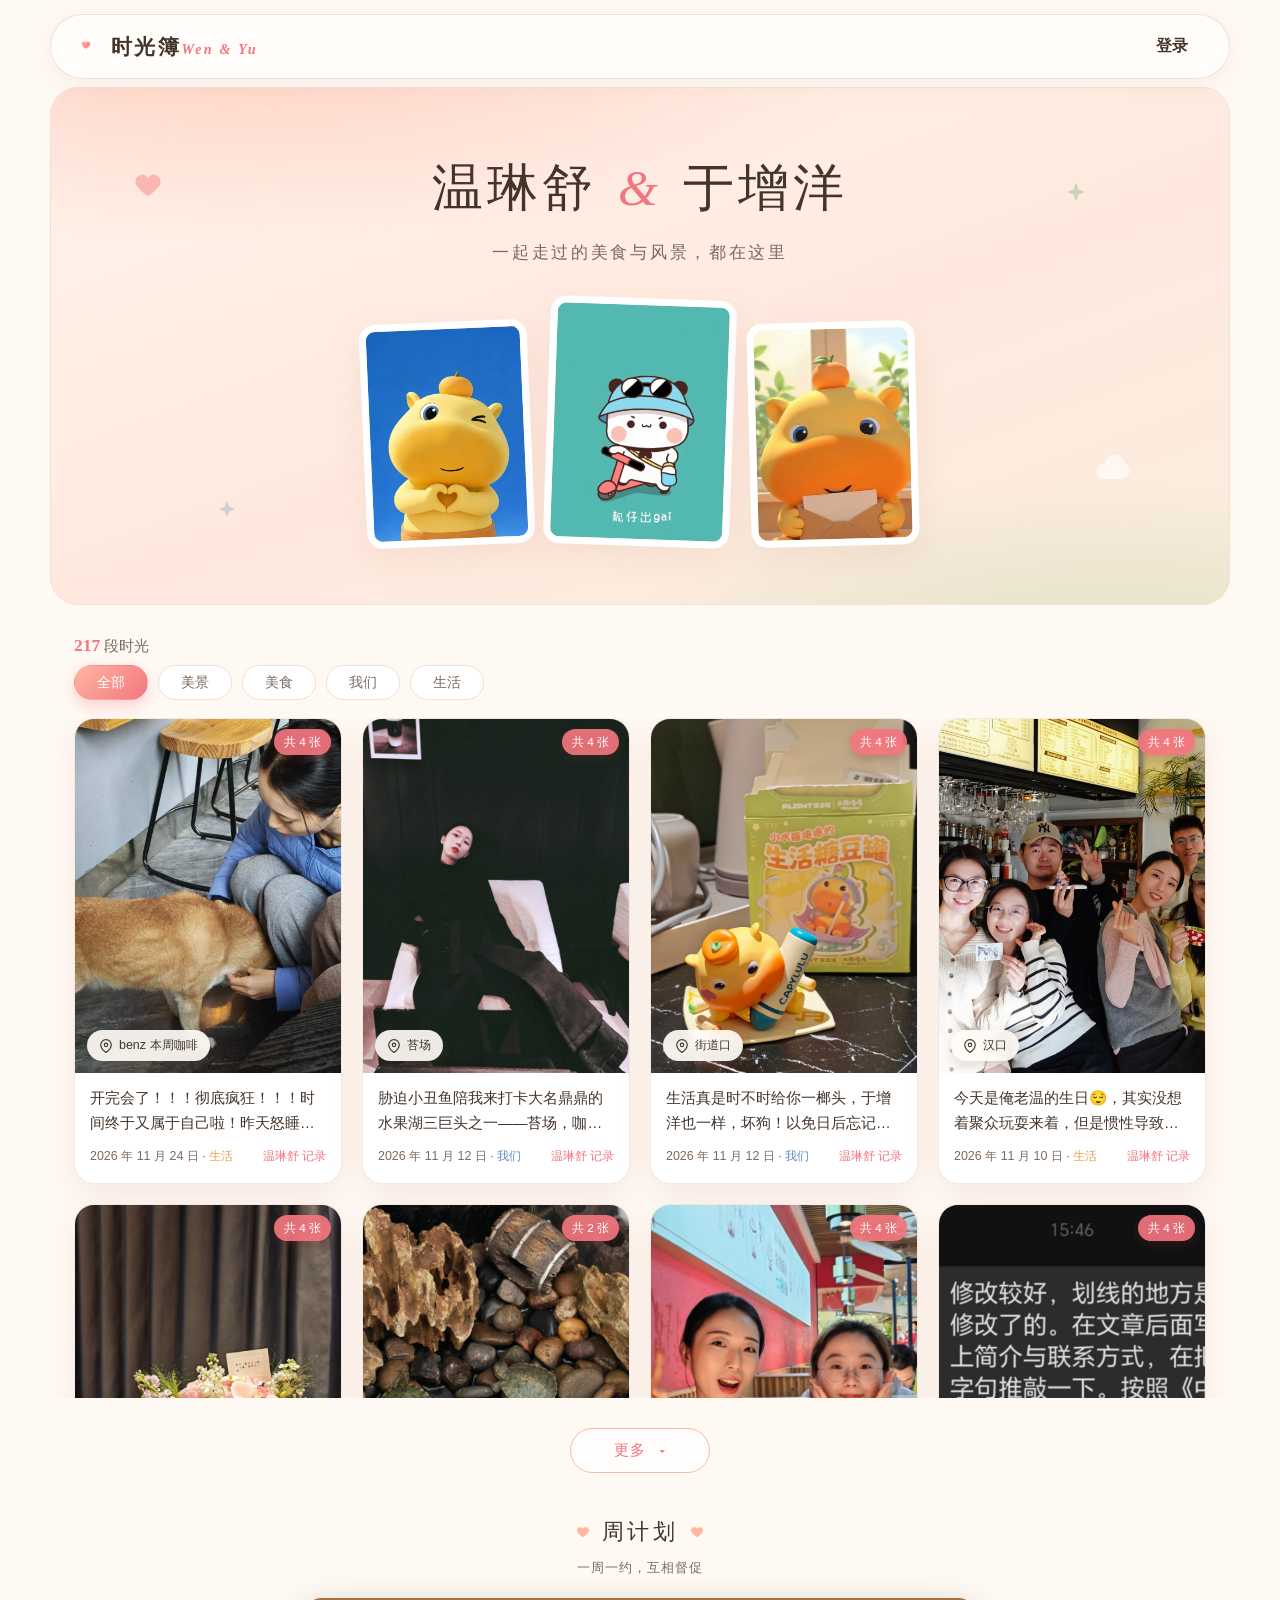
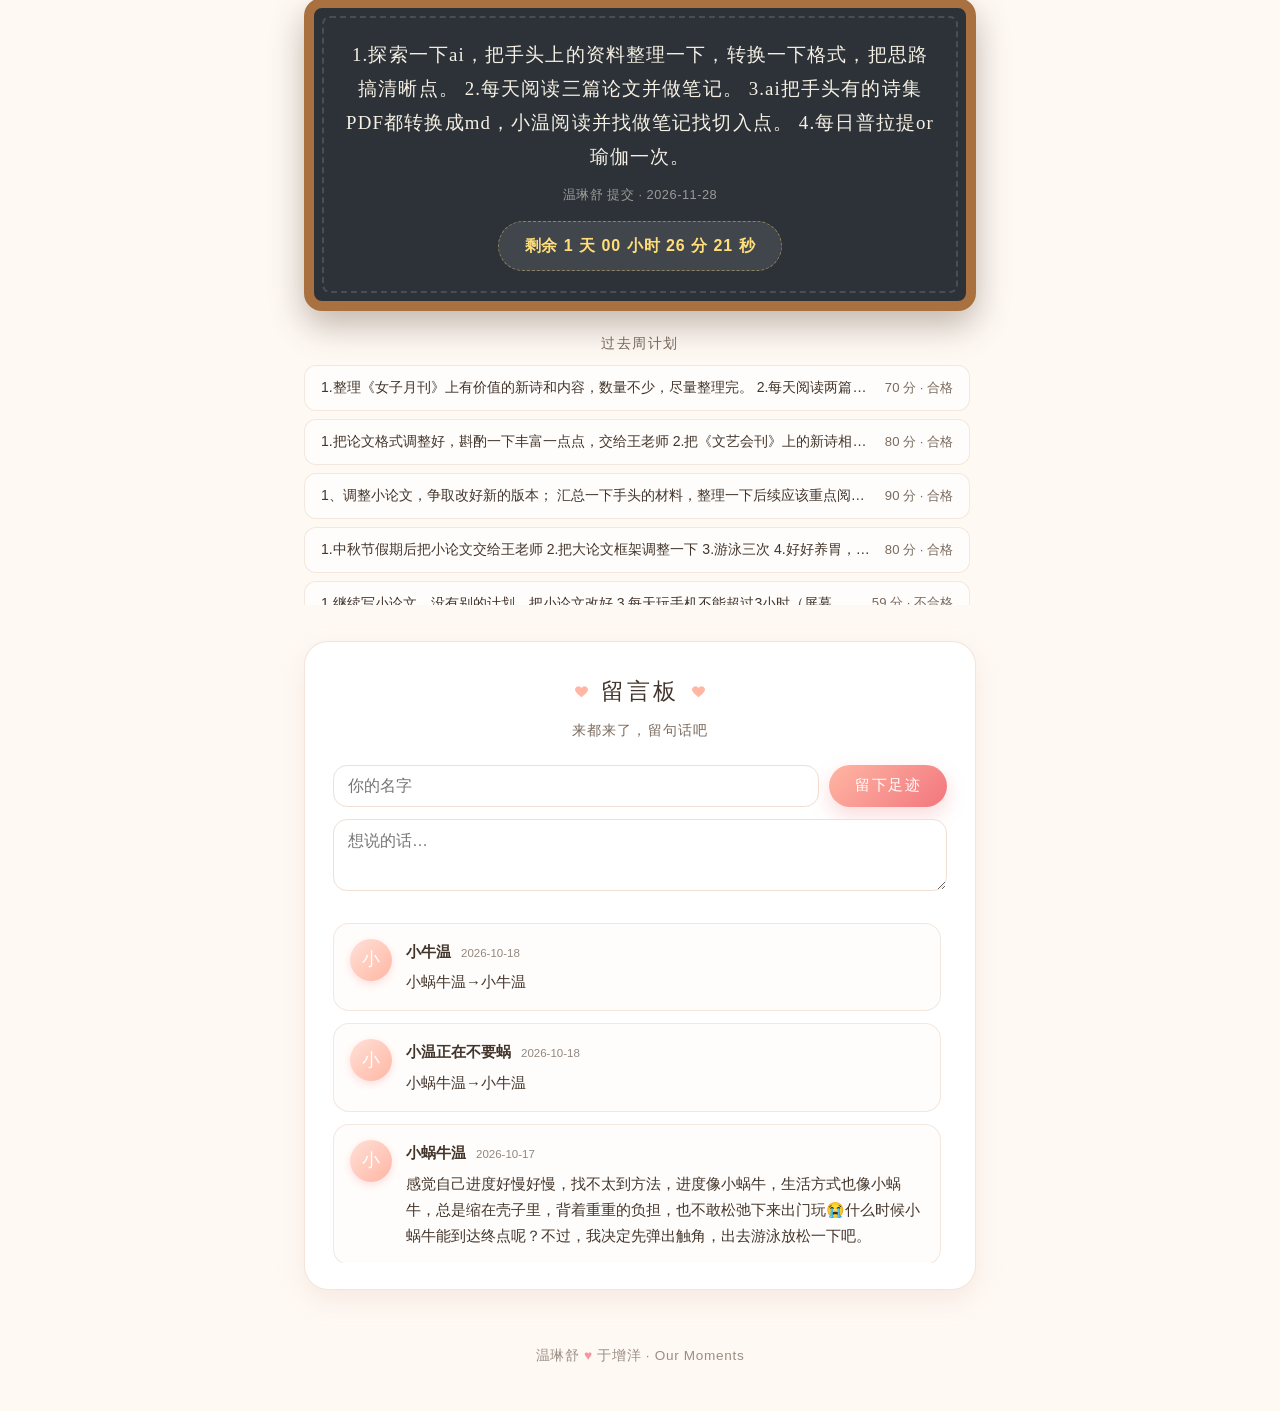
<file: index.html>
<!DOCTYPE html>
<html lang="zh-CN">
<head>
  <meta charset="UTF-8">
  <meta name="viewport" content="width=device-width, initial-scale=1.0">
  <title>温琳舒 ♥ 于增洋 · 我们的时光簿</title>
  <meta name="description" content="温琳舒与于增洋的日常美食与风景相册">
  <link rel="icon" type="image/svg+xml" href="assets/img/favicon.svg">
  <link rel="stylesheet" href="assets/css/base.css">
  <link rel="stylesheet" href="assets/css/gallery.css">
</head>
<body class="page-gallery">

  <nav class="nav">
    <a class="brand" href="index.html">
      <svg viewBox="0 0 64 64" aria-hidden="true">
        <defs><linearGradient id="lg" x1="0" y1="0" x2="1" y2="1">
          <stop offset="0" stop-color="#FFB6A3"/><stop offset="1" stop-color="#F2767E"/>
        </linearGradient></defs>
        <path d="M32 38.5c-6.8-3.8-10.7-7.6-10.7-11.9 0-3.3 2.5-5.7 5.6-5.7 2.1 0 4.1 1.2 5.1 2.9 1-1.7 3-2.9 5.1-2.9 3.1 0 5.6 2.4 5.6 5.7 0 4.3-3.9 8.1-10.7 11.9z" fill="url(#lg)"/>
      </svg>
      <span>时光簿<span class="brand-sub">Wen &amp; Yu</span></span>
    </a>
    <div class="nav-links">
      <a class="nav-link" href="login.html">登录</a>
    </div>
  </nav>

  <header class="hero">
    <div class="float f-heart">
      <svg viewBox="0 0 24 24" width="30" height="30" fill="#F2767E" opacity="0.5"><path d="M12 21s-7-4.6-9.3-9A5.4 5.4 0 0 1 12 6.3 5.4 5.4 0 0 1 21.3 12C19 16.4 12 21 12 21z"/></svg>
    </div>
    <div class="float f-star1">
      <svg viewBox="0 0 24 24" width="24" height="24" fill="#9DBE8B" opacity="0.6"><path d="M12 2l2.6 6.4L21 11l-6.4 2.6L12 20l-2.6-6.4L3 11l6.4-2.6z"/></svg>
    </div>
    <div class="float f-star2">
      <svg viewBox="0 0 24 24" width="22" height="22" fill="#8FB6CE" opacity="0.55"><path d="M12 2l2.6 6.4L21 11l-6.4 2.6L12 20l-2.6-6.4L3 11l6.4-2.6z"/></svg>
    </div>
    <div class="float f-cloud">
      <svg viewBox="0 0 24 24" width="44" height="44" fill="#fff" opacity="0.75"><path d="M7 18a4 4 0 1 1 .6-7.95A5.5 5.5 0 0 1 18.5 9.5 4.5 4.5 0 0 1 17 18H7z"/></svg>
    </div>

    <h1>温琳舒 <span class="amp">&amp;</span> 于增洋</h1>
    <p class="subtitle">一起走过的美食与风景，都在这里</p>
    <div class="hero-photos">
      <img src="assets/img/decor/hero-1.jpg" alt="我们的照片" loading="lazy">
      <img class="mid" src="assets/img/decor/hero-2.jpg" alt="我们的照片" loading="lazy">
      <img src="assets/img/decor/hero-3.jpg" alt="我们的照片" loading="lazy">
    </div>
  </header>

  <div class="stats-bar">
    <span class="count" id="photoCount">加载中…</span>
    <span class="sync" id="syncState"></span>
  </div>

  <div class="cat-filter" id="catFilter">
    <button class="cat-chip active" data-cat="all">全部</button>
    <button class="cat-chip" data-cat="scenery">美景</button>
    <button class="cat-chip" data-cat="food">美食</button>
    <button class="cat-chip" data-cat="us">我们</button>
    <button class="cat-chip" data-cat="life">生活</button>
  </div>

  <main class="masonry" id="grid"></main>

  <div class="more-wrap" id="moreWrap" style="display:none">
    <button class="btn" id="moreBtn">更多 <span class="m-arrow">▾</span></button>
  </div>

  <div class="empty-state" id="emptyState" style="display:none">
    <div class="hearts">
      <svg viewBox="0 0 24 24" width="34" height="34" fill="#FFB6A3"><path d="M12 21s-7-4.6-9.3-9A5.4 5.4 0 0 1 12 6.3 5.4 5.4 0 0 1 21.3 12C19 16.4 12 21 12 21z"/></svg>
      <svg viewBox="0 0 24 24" width="44" height="44" fill="#F2767E"><path d="M12 21s-7-4.6-9.3-9A5.4 5.4 0 0 1 12 6.3 5.4 5.4 0 0 1 21.3 12C19 16.4 12 21 12 21z"/></svg>
      <svg viewBox="0 0 24 24" width="34" height="34" fill="#FFB6A3"><path d="M12 21s-7-4.6-9.3-9A5.4 5.4 0 0 1 12 6.3 5.4 5.4 0 0 1 21.3 12C19 16.4 12 21 12 21z"/></svg>
    </div>
    <h3>还没有照片</h3>
    <p>第一段时光，等你来记录。<a href="login.html">去登录上传</a></p>
  </div>

  <!-- 照片详情弹窗 -->
  <div class="modal-backdrop" id="modal" aria-hidden="true">
    <div class="modal">
      <button class="modal-close" id="modalClose" aria-label="关闭">✕</button>
      <button class="modal-nav prev" id="modalPrev" aria-label="上一张">‹</button>
      <button class="modal-nav next" id="modalNext" aria-label="下一张">›</button>
      <div class="modal-body">
        <div class="modal-photo"><img id="modalImg" alt="照片"></div>
        <div class="modal-info">
          <div class="m-count" id="modalCount"></div>
          <div class="m-loc">
            <svg viewBox="0 0 24 24" fill="none" stroke="currentColor" stroke-width="2" stroke-linecap="round" stroke-linejoin="round"><path d="M21 10c0 7-9 13-9 13s-9-6-9-13a9 9 0 0 1 18 0z"/><circle cx="12" cy="10" r="3"/></svg>
            <span id="modalLoc"></span>
          </div>
          <div class="m-date" id="modalDate"></div>
          <div class="m-cap" id="modalCap"></div>
          <div class="badge-row" id="modalBadges"></div>
          <div class="cmt-box">
            <div class="cmt-head">评论</div>
            <div class="cmt-list" id="cmtList"></div>
            <p class="cmt-tip" id="cmtTip" hidden></p>
            <div class="cmt-form" id="cmtForm" style="display:none">
              <input class="input" id="cmtInput" maxlength="200" placeholder="写点什么…">
              <button class="btn btn-primary btn-sm" id="cmtSubmit">评论</button>
            </div>
          </div>
          <div class="m-meta">
            <span id="modalWho"></span>
            <span>Our Moments</span>
          </div>
        </div>
      </div>
    </div>
  </div>

  <!-- 周计划 -->
  <section class="weekly-plan" id="weeklyPlan"></section>

  <!-- 留言板 -->
  <section class="guestbook" id="guestbook">
    <div class="gb-card">
      <div class="gb-head">
        <div class="gb-title">
          <svg viewBox="0 0 24 24" width="15" height="15" fill="#FFB6A3"><path d="M12 21s-7-4.6-9.3-9A5.4 5.4 0 0 1 12 6.3 5.4 5.4 0 0 1 21.3 12C19 16.4 12 21 12 21z"/></svg>
          <h2>留言板</h2>
          <svg viewBox="0 0 24 24" width="15" height="15" fill="#FFB6A3"><path d="M12 21s-7-4.6-9.3-9A5.4 5.4 0 0 1 12 6.3 5.4 5.4 0 0 1 21.3 12C19 16.4 12 21 12 21z"/></svg>
        </div>
        <p>来都来了，留句话吧</p>
      </div>
      <form class="gb-form" id="gbForm">
        <div class="gb-row">
          <input class="input" id="gbName" maxlength="30" placeholder="你的名字" autocomplete="off">
          <button class="btn gb-submit" type="submit">留下足迹</button>
        </div>
        <textarea class="input" id="gbContent" maxlength="300" placeholder="想说的话…"></textarea>
        <div class="gb-feedback" id="gbFeedback"></div>
      </form>
      <div class="gb-list" id="gbList"></div>
    </div>
  </section>

  <footer class="footer">
    <div class="updated" id="updatedInfo"></div>
    <div class="copy">温琳舒 <span class="heart">♥</span> 于增洋 · Our Moments</div>
  </footer>

  <script src="assets/js/common.js"></script>
  <script src="assets/js/store.js"></script>
  <script src="assets/js/gallery.js"></script>
</body>
</html>
</file>
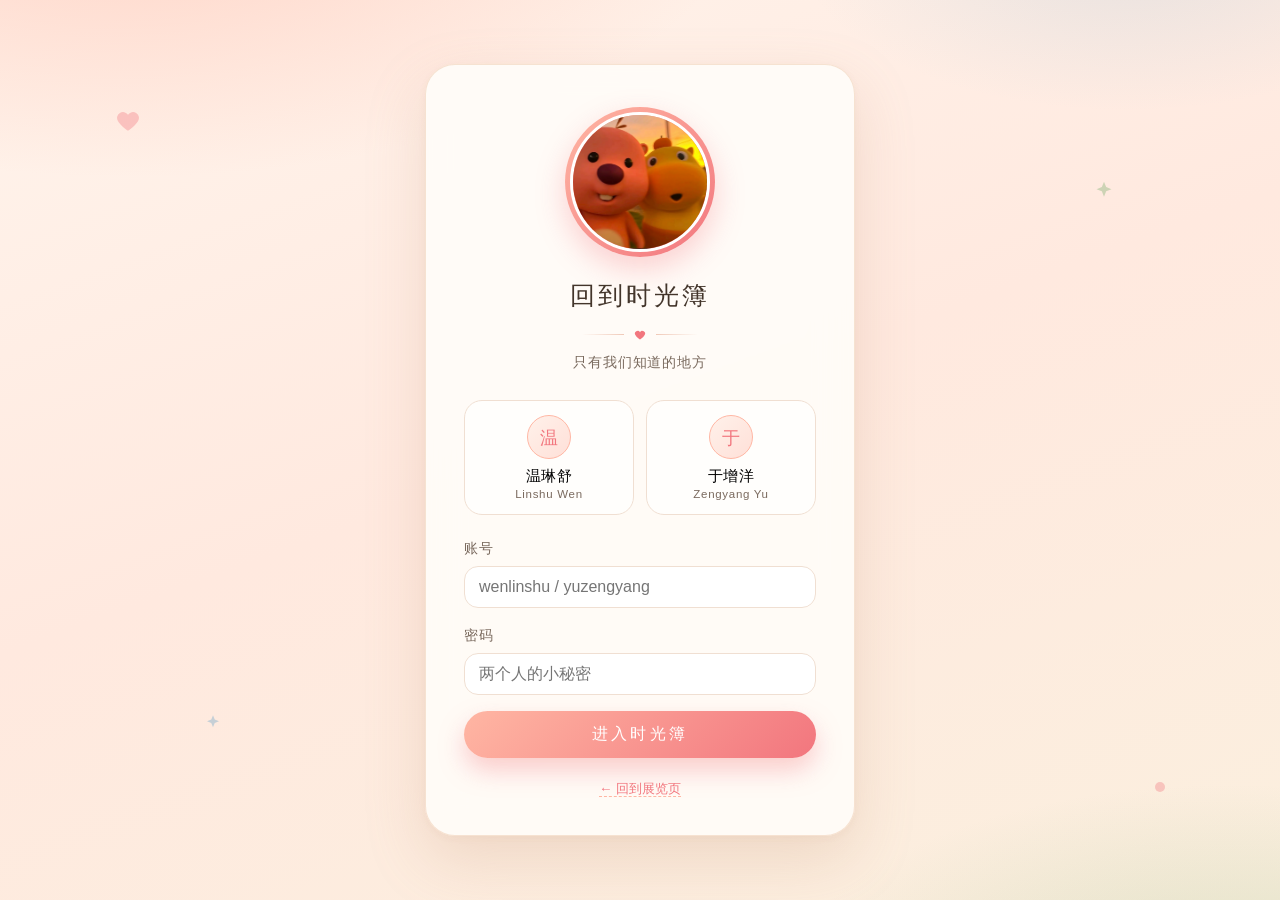
<file: admin.html>
<!DOCTYPE html>
<html lang="zh-CN">
<head>
  <meta charset="UTF-8">
  <meta name="viewport" content="width=device-width, initial-scale=1.0">
  <title>管理 · 我们的时光簿</title>
  <link rel="icon" type="image/svg+xml" href="assets/img/favicon.svg">
  <link rel="stylesheet" href="assets/css/base.css">
  <link rel="stylesheet" href="assets/css/admin.css">
</head>
<body class="page-admin">

  <nav class="nav" style="max-width:1080px">
    <a class="brand" href="index.html">
      <svg viewBox="0 0 64 64" aria-hidden="true">
        <defs><linearGradient id="lg2" x1="0" y1="0" x2="1" y2="1">
          <stop offset="0" stop-color="#FFB6A3"/><stop offset="1" stop-color="#F2767E"/>
        </linearGradient></defs>
        <path d="M32 38.5c-6.8-3.8-10.7-7.6-10.7-11.9 0-3.3 2.5-5.7 5.6-5.7 2.1 0 4.1 1.2 5.1 2.9 1-1.7 3-2.9 5.1-2.9 3.1 0 5.6 2.4 5.6 5.7 0 4.3-3.9 8.1-10.7 11.9z" fill="url(#lg2)"/>
      </svg>
      <span>时光簿<span class="brand-sub">管理台</span></span>
    </a>
    <div class="nav-links">
      <span class="nav-link" style="cursor:default;color:var(--peach);font-weight:600" id="whoami"></span>
      <a class="nav-link" href="index.html">展览页</a>
      <button class="nav-link" id="logoutBtn" style="background:none;border:none;font-size:.9rem">退出</button>
    </div>
  </nav>

  <div class="admin-wrap">

    <div class="mode-bar">
      <span class="tag" id="modeTag"></span>
      <span id="modeText"></span>
      <button class="btn btn-ghost btn-sm" id="modeFix" style="display:none">去配置 Token</button>
      <span style="margin-left:auto;font-size:.75rem;color:var(--ink-soft);opacity:.8" id="verTag">v1.0.6</span>
    </div>

    <!-- 周计划 -->
    <section class="panel">
      <div class="panel-head">
        <h2>📋 周计划</h2>
        <span class="sub">一周一约，互相督促</span>
      </div>
      <div id="planPanel"></div>
    </section>

    <!-- 上传 -->
    <section class="panel">
      <div class="panel-head">
        <h2>📷 上传新照片</h2>
        <span class="sub">支持多选，自动压缩后上传</span>
      </div>
      <div class="dropzone" id="dropzone">
        <div class="dz-icon">🖼️</div>
        <div class="dz-main">点击选择照片，或拖拽到此处（一次最多 4 张）</div>
        <div class="dz-sub">同一地点、同一段描述的多张照片，可以一次上传</div>
      </div>
      <input type="file" id="fileInput" accept="image/*" multiple style="display:none">
      <div class="grp-fields" id="grpFields"></div>
      <div class="upload-list" id="uploadList"></div>
      <div class="progress-wrap" id="progressWrap" style="display:none">
        <div class="progress-bar"><div class="progress-fill" id="progressFill" style="width:0%"></div></div>
        <div class="progress-text" id="progressText"></div>
      </div>
      <div style="text-align:center;margin-top:20px">
        <button class="btn btn-primary" id="uploadBtn" style="display:none;min-width:220px">全部上传</button>
      </div>
      <p class="dz-sub" id="uploadHint" style="margin-top:14px;text-align:center">上传后照片会自动更新到展览页</p>
    </section>

    <!-- 已有照片 -->
    <section class="panel">
      <div class="panel-head">
        <h2>🖼️ 已有照片</h2>
        <span class="sub" id="manageCount"></span>
      </div>
      <div class="year-filter" id="yearFilter"></div>
      <div class="manage-list" id="manageList"></div>
    </section>

    <!-- 设置 -->
    <section class="panel">
      <div class="panel-head">
        <h2>⚙️ 存储设置</h2>
        <span class="sub">决定照片存在哪里</span>
      </div>

      <div style="display:flex;flex-direction:column;gap:14px">
        <label style="display:flex;gap:10px;align-items:flex-start;cursor:pointer">
          <input type="radio" name="mode" id="radioLocal" style="margin-top:6px">
          <span>
            <b>本地演示模式</b><br>
            <span style="font-size:.85rem;color:var(--ink-soft)">照片只保存在这台电脑的浏览器里，适合先体验流程。</span>
          </span>
        </label>
        <label style="display:flex;gap:10px;align-items:flex-start;cursor:pointer">
          <input type="radio" name="mode" id="radioGithub" style="margin-top:6px">
          <span>
            <b>GitHub 实时模式</b><br>
            <span style="font-size:.85rem;color:var(--ink-soft)">照片写入 GitHub 仓库，任何设备打开展览页都能看到最新内容。</span>
          </span>
        </label>
      </div>

      <div style="margin-top:18px;padding-top:16px;border-top:1px dashed var(--line)">
        <div class="field" style="margin-bottom:10px">
          <label for="tokenInput">GitHub Token（仅存于你的浏览器）</label>
          <div class="settings-row">
            <input class="input" id="tokenInput" type="password" placeholder="ghp_ 或 github_pat_ 开头" autocomplete="off">
            <button class="btn btn-primary" id="tokenSave">保存并验证</button>
            <button class="btn btn-ghost" id="tokenClear">清除</button>
          </div>
        </div>
        <div class="token-state" id="tokenState"></div>
        <details style="margin-top:14px;font-size:.85rem;color:var(--ink-soft)">
          <summary style="cursor:pointer;font-weight:500;color:var(--peach)">如何生成 Token？（展开查看）</summary>
          <ol style="margin:10px 0 0 18px;line-height:1.9">
            <li>打开 GitHub，右上角头像 → Settings → Developer settings → Personal access tokens</li>
            <li>选择 <b>Fine-grained tokens</b>，点击 Generate new token</li>
            <li>Token name 随意填写；Repository access 选择 <b>Only select repositories</b>，勾选 moment 仓库</li>
            <li>Permissions 里把 <b>Contents</b> 设为 <b>Read and write</b>（Metadata 会自动跟随）</li>
            <li>生成后把 token 粘贴到上方输入框，点击「保存并验证」</li>
          </ol>
        </details>
      </div>
    </section>

    <!-- 照片评论管理 -->
    <section class="panel">
      <div class="panel-head">
        <h2>💬 照片评论</h2>
        <span class="sub" id="cmtCount"></span>
      </div>
      <div class="manage-list" id="cmtAdminList"></div>
    </section>

    <!-- 留言管理 -->
    <section class="panel">
      <div class="panel-head">
        <h2>💬 留言管理</h2>
        <span class="sub" id="msgCount"></span>
      </div>
      <div class="manage-list" id="msgList"></div>
    </section>
  </div>

  <div class="toast" id="toast"></div>

  <script src="assets/js/common.js"></script>
  <script src="assets/js/store.js"></script>
  <script src="assets/js/admin.js"></script>
</body>
</html>
</file>
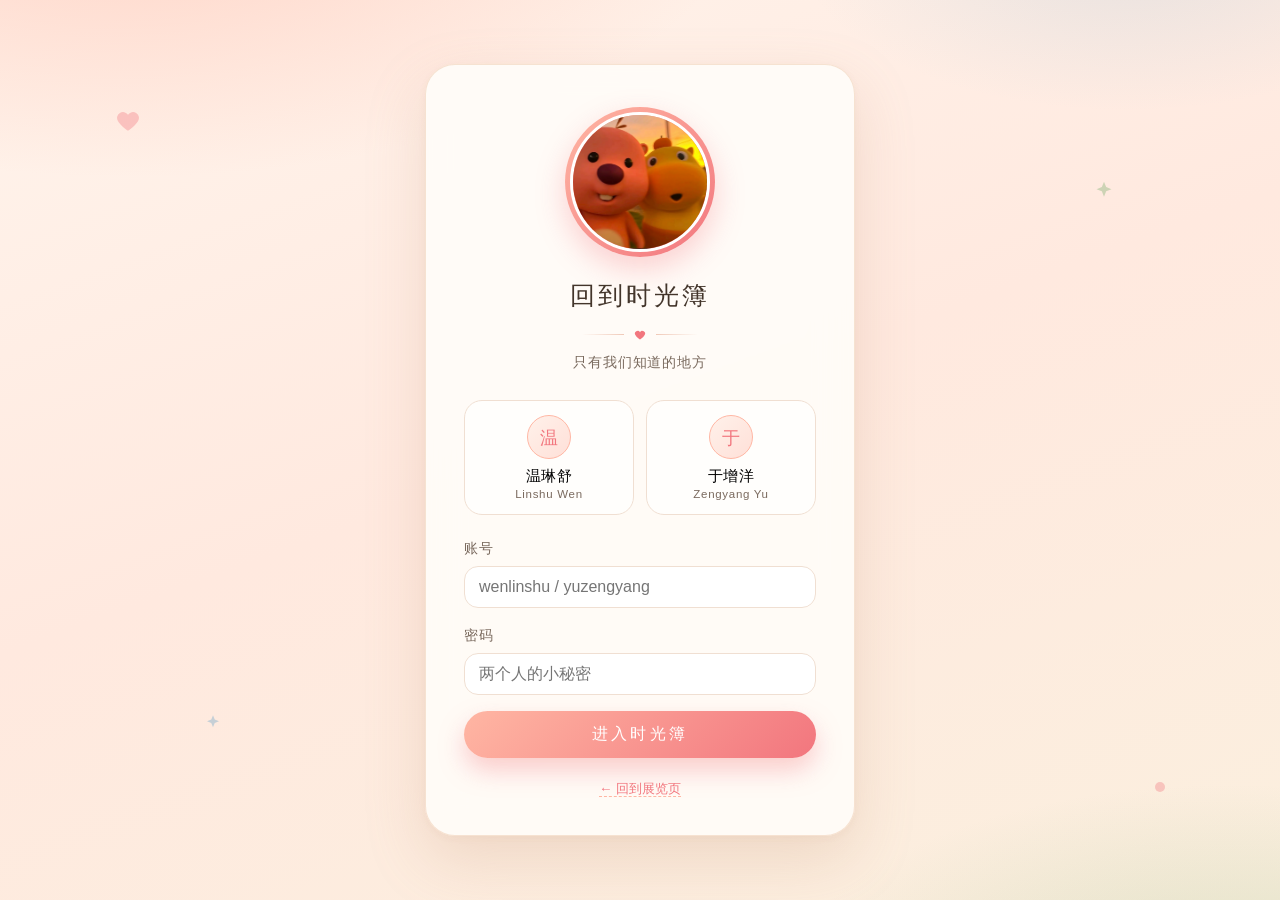
<file: login.html>
<!DOCTYPE html>
<html lang="zh-CN">
<head>
  <meta charset="UTF-8">
  <meta name="viewport" content="width=device-width, initial-scale=1.0">
  <title>登录 · 我们的时光簿</title>
  <link rel="icon" type="image/svg+xml" href="assets/img/favicon.svg">
  <link rel="stylesheet" href="assets/css/base.css">
  <link rel="stylesheet" href="assets/css/login.css">
</head>
<body class="page-login">

  <div class="decor d-heart" aria-hidden="true">
    <svg viewBox="0 0 24 24" width="26" height="26" fill="#F2767E" opacity="0.35"><path d="M12 21s-7-4.6-9.3-9A5.4 5.4 0 0 1 12 6.3 5.4 5.4 0 0 1 21.3 12C19 16.4 12 21 12 21z"/></svg>
  </div>
  <div class="decor d-star1" aria-hidden="true">
    <svg viewBox="0 0 24 24" width="20" height="20" fill="#9DBE8B" opacity="0.5"><path d="M12 2l2.6 6.4L21 11l-6.4 2.6L12 20l-2.6-6.4L3 11l6.4-2.6z"/></svg>
  </div>
  <div class="decor d-star2" aria-hidden="true">
    <svg viewBox="0 0 24 24" width="16" height="16" fill="#8FB6CE" opacity="0.5"><path d="M12 2l2.6 6.4L21 11l-6.4 2.6L12 20l-2.6-6.4L3 11l6.4-2.6z"/></svg>
  </div>
  <div class="decor d-dot" aria-hidden="true"></div>

  <div class="login-card">
    <div class="login-head">
      <div class="seal-wrap">
        <img class="seal-photo" src="assets/img/decor/login.jpg" alt="我们的照片">
      </div>
      <h1>回到时光簿</h1>
      <div class="head-divider">
        <span class="line"></span>
        <svg viewBox="0 0 24 24" width="12" height="12" fill="#F2767E"><path d="M12 21s-7-4.6-9.3-9A5.4 5.4 0 0 1 12 6.3 5.4 5.4 0 0 1 21.3 12C19 16.4 12 21 12 21z"/></svg>
        <span class="line"></span>
      </div>
      <p>只有我们知道的地方</p>
    </div>

    <div class="account-pick">
      <button type="button" class="account-btn" data-user="wenlinshu">
        <div class="ab-avatar">温</div>
        <div class="ab-name">温琳舒</div>
        <div class="ab-user">Linshu Wen</div>
      </button>
      <button type="button" class="account-btn" data-user="yuzengyang">
        <div class="ab-avatar">于</div>
        <div class="ab-name">于增洋</div>
        <div class="ab-user">Zengyang Yu</div>
      </button>
    </div>

    <form id="loginForm">
      <div class="field">
        <label for="user">账号</label>
        <input class="input" id="user" name="user" autocomplete="username" placeholder="wenlinshu / yuzengyang">
      </div>
      <div class="field">
        <label for="pass">密码</label>
        <input class="input" id="pass" name="pass" type="password" autocomplete="current-password" placeholder="两个人的小秘密">
      </div>
      <div class="login-err" id="loginErr"></div>
      <div class="login-actions">
        <button class="btn btn-primary login-submit" type="submit">进入时光簿</button>
      </div>
    </form>

    <div class="login-back"><a href="index.html">← 回到展览页</a></div>
  </div>

  <script src="assets/js/common.js"></script>
  <script src="assets/js/login.js"></script>
</body>
</html>
</file>
<file: assets/css/base.css>
/* ============ Our Moments · 共享基础样式 ============ */
:root {
  --cream: #FFF9F4;
  --cream-deep: #FDF1E7;
  --peach: #F2767E;
  --peach-soft: #FFB6A3;
  --apricot: #F2A65E;
  --sage: #9DBE8B;
  --mist: #8FB6CE;
  --ink: #43352B;
  --ink-soft: #7A6A5E;
  --line: #F0DFD2;
  --card: #FFFFFF;
  --shadow: 0 10px 30px rgba(190, 140, 110, 0.14);
  --shadow-lg: 0 22px 55px rgba(190, 140, 110, 0.22);
  --radius: 20px;
  --radius-sm: 12px;
  --font-serif: Georgia, "Times New Roman", "Songti SC", "STSong", "SimSun", serif;
  --font-sans: -apple-system, BlinkMacSystemFont, "Segoe UI", "PingFang SC", "Hiragino Sans GB", "Microsoft YaHei", sans-serif;
}

* { box-sizing: border-box; margin: 0; padding: 0; }

html { scroll-behavior: smooth; }

body {
  font-family: var(--font-sans);
  color: var(--ink);
  background: var(--cream);
  line-height: 1.7;
  -webkit-font-smoothing: antialiased;
}

::selection { background: rgba(242, 118, 126, 0.22); }
::-webkit-scrollbar { width: 10px; height: 10px; }
::-webkit-scrollbar-track { background: transparent; }
::-webkit-scrollbar-thumb { background: #E8CFC0; border-radius: 99px; border: 2px solid var(--cream); }
::-webkit-scrollbar-thumb:hover { background: #DDBBAA; }

a { color: inherit; text-decoration: none; }
img { display: block; max-width: 100%; }
button { font-family: inherit; cursor: pointer; }
input, textarea, select { font-family: inherit; font-size: 1rem; color: var(--ink); }

/* ---------- 顶部导航 ---------- */
.nav {
  position: sticky; top: 14px; z-index: 50;
  width: min(1180px, calc(100% - 48px));
  margin: 0 auto; padding: 10px 22px;
  display: flex; align-items: center; justify-content: space-between;
  background: rgba(255, 253, 250, 0.86);
  backdrop-filter: blur(14px);
  border: 1px solid rgba(240, 223, 210, 0.9);
  border-radius: 999px;
  box-shadow: 0 6px 24px rgba(190, 140, 110, 0.10);
  transition: width .3s ease, box-shadow .3s ease, background .3s ease;
}
.nav.compact {
  width: min(920px, calc(100% - 48px));
  background: rgba(255, 253, 250, 0.96);
  box-shadow: 0 8px 28px rgba(190, 140, 110, 0.20);
}
.brand { display: flex; align-items: center; gap: 12px; font-family: "KaiTi", "STKaiti", "Kaiti SC", "楷体", "KaiTi_GB2312", serif; font-size: 1.3rem; font-weight: 600; letter-spacing: 0.12em; color: var(--ink); }
.brand svg { width: 26px; height: 26px; flex: none; }
.brand .brand-sub {
  color: var(--peach); font-family: "Palatino Linotype", "Book Antiqua", "Palatino", Georgia, serif;
  font-style: italic; font-size: 0.88rem; letter-spacing: 0.16em; margin-top: 3px; font-weight: 600;
}

.nav-links { display: flex; align-items: center; gap: 6px; }
.nav-link {
  padding: 7px 18px; border-radius: 999px; font-size: 0.98rem; font-weight: 600;
  color: var(--ink); transition: all .2s ease; border: 1px solid transparent;
}
.nav-link:hover { color: var(--ink); background: var(--cream-deep); }
.nav-link.primary { background: var(--peach); color: #fff; box-shadow: 0 6px 16px rgba(242, 118, 126, 0.35); }
.nav-link.primary:hover { background: #E4636C; color: #fff; }

/* ---------- 按钮 ---------- */
.btn {
  display: inline-flex; align-items: center; justify-content: center; gap: 8px;
  padding: 10px 22px; border-radius: 999px; border: 1px solid transparent;
  font-size: 0.95rem; font-weight: 500; transition: all .2s ease; background: none; color: var(--ink);
}
.btn:disabled { opacity: 0.5; cursor: not-allowed; }
.btn-primary { background: var(--peach); color: #fff; box-shadow: 0 8px 20px rgba(242, 118, 126, 0.32); }
.btn-primary:hover:not(:disabled) { background: #E4636C; transform: translateY(-1px); }
.btn-ghost { border-color: var(--line); color: var(--ink-soft); background: #fff; }
.btn-ghost:hover { border-color: var(--peach-soft); color: var(--peach); }
.btn-danger { border-color: #F2B8B0; color: #C9554F; background: #FFF6F4; }
.btn-danger:hover { background: #FDECEA; }
.btn-sm { padding: 6px 14px; font-size: 0.85rem; }

/* ---------- 输入 ---------- */
.field { margin-bottom: 16px; }
.field label { display: block; font-size: 0.85rem; color: var(--ink-soft); margin-bottom: 6px; letter-spacing: 0.03em; }
.input, .textarea, .select {
  width: 100%; padding: 11px 14px; border: 1.5px solid var(--line); border-radius: var(--radius-sm);
  background: #fff; outline: none; transition: border-color .2s ease, box-shadow .2s ease;
}
.input:focus, .textarea:focus, .select:focus { border-color: var(--peach-soft); box-shadow: 0 0 0 4px rgba(242, 118, 126, 0.10); }
.textarea { resize: vertical; min-height: 76px; }

/* ---------- 伙伴徽章 ---------- */
.badge-row { display: flex; flex-wrap: wrap; gap: 8px; align-items: center; }
.badge {
  display: inline-flex; align-items: center; gap: 7px;
  padding: 4px 12px 4px 6px; border-radius: 999px;
  background: #fff; border: 1.5px solid var(--line); font-size: 0.82rem; color: var(--ink-soft);
}
.badge img { width: 24px; height: 24px; border-radius: 50%; background: var(--cream-deep); }
.badge .dot { width: 10px; height: 10px; border-radius: 50%; display: inline-block; }

/* ---------- 分类标签 ---------- */
.cat-badge {
  display: inline-block; margin-left: 6px; padding: 1px 9px; border-radius: 999px;
  font-size: 0.7rem; font-weight: 500; vertical-align: middle;
}
.cat-badge[data-cat="scenery"] { background: #EAF2E4; color: #5E8250; }
.cat-badge[data-cat="food"] { background: #FDEAE6; color: #C0564C; }
.cat-badge[data-cat="us"] { background: #E6F0F7; color: #4A7DA6; }
.cat-badge[data-cat="life"] { background: #FBF0E0; color: #B0742B; }

/* ---------- 留言头像 ---------- */
.gb-avatar {
  flex: none; width: 42px; height: 42px; border-radius: 50%;
  background: linear-gradient(135deg, #FFE0D8, #FFB6A3);
  display: flex; align-items: center; justify-content: center;
  font-family: "KaiTi", "楷体", serif; color: #fff; font-size: 1.15rem;
}

/* ---------- 页脚 ---------- */
.footer {
  text-align: center; padding: 46px 20px 34px; color: var(--ink-soft); font-size: 0.85rem;
}
.footer .updated { font-size: 0.78rem; opacity: 0.72; margin-bottom: 8px; }
.footer .heart { color: var(--peach); }
.footer .copy { opacity: 0.75; letter-spacing: 0.05em; }

/* ---------- 通用动画 ---------- */
@keyframes fadeUp { from { opacity: 0; transform: translateY(14px); } to { opacity: 1; transform: none; } }
@keyframes floaty { 0%, 100% { transform: translateY(0); } 50% { transform: translateY(-8px); } }
@keyframes pulse { 0%, 100% { transform: scale(1); opacity: 1; } 50% { transform: scale(1.12); opacity: 0.75; } }
.reveal { opacity: 0; }
.reveal.in { animation: fadeUp .6s ease forwards; }
</file>
<file: assets/css/gallery.css>
/* ============ 展览页 ============ */
.page-gallery { padding-bottom: 10px; }

/* ---------- Hero ---------- */
.hero {
  position: relative; overflow: hidden;
  max-width: 1180px; margin: 22px auto 0; padding: 64px 30px 58px;
  border-radius: 28px; text-align: center;
  background:
    radial-gradient(1100px 340px at 15% -10%, rgba(255, 182, 163, 0.55), transparent 60%),
    radial-gradient(900px 320px at 90% 110%, rgba(157, 190, 139, 0.28), transparent 55%),
    linear-gradient(160deg, #FFF3EA 0%, #FFE9DF 55%, #FBEEDD 100%);
  border: 1px solid #F5DFCE;
}
.hero .float { position: absolute; pointer-events: none; opacity: 0.85; }
.hero .float svg { display: block; }
.hero .f-heart { left: 7%; top: 16%; animation: floaty 5s ease-in-out infinite; }
.hero .f-star1 { right: 12%; top: 18%; animation: floaty 6s ease-in-out 0.6s infinite; }
.hero .f-star2 { left: 14%; bottom: 16%; animation: floaty 5.5s ease-in-out 1.1s infinite; }
.hero .f-cloud { right: 8%; bottom: 22%; animation: floaty 7s ease-in-out 0.3s infinite; }
.hero h1 {
  font-family: "KaiTi", "STKaiti", "Kaiti SC", "楷体", serif;
  font-size: clamp(2.1rem, 5vw, 3.2rem); font-weight: 500;
  letter-spacing: 0.08em; color: var(--ink); line-height: 1.4;
}
.hero h1 .amp {
  font-family: "Palatino Linotype", "Book Antiqua", "Palatino", Georgia, serif;
  font-style: italic; color: var(--peach); padding: 0 4px; font-weight: 500;
}
.hero .subtitle {
  margin-top: 16px; color: var(--ink-soft); font-size: 1.05rem;
  letter-spacing: 0.16em; font-family: "KaiTi", "STKaiti", "楷体", serif;
}
.hero .hero-photos {
  margin-top: 30px; display: flex; justify-content: center; align-items: flex-end; gap: 16px;
}
.hero .hero-photos img {
  width: 168px; aspect-ratio: 3 / 4; object-fit: cover;
  border: 7px solid #fff; border-radius: 16px; box-shadow: var(--shadow);
  transform: rotate(-2.5deg); animation: floaty 6s ease-in-out infinite;
}
.hero .hero-photos img:nth-child(2) { transform: rotate(2deg); animation-delay: 0.5s; width: 186px; }
.hero .hero-photos img:nth-child(3) { transform: rotate(-1.5deg); animation-delay: 1s; }
.hero .hero-photos img:hover { transform: rotate(0deg) scale(1.05); z-index: 2; box-shadow: var(--shadow-lg); }
@media (max-width: 620px) {
  .hero .hero-photos img { width: 118px; border-width: 5px; }
  .hero .hero-photos img:nth-child(2) { width: 132px; }
}

/* ---------- 统计条 ---------- */
.stats-bar { max-width: 1180px; margin: 26px auto 0; padding: 0 24px; display: flex; align-items: center; justify-content: space-between; flex-wrap: wrap; gap: 12px; }
.stats-bar .count { color: var(--ink-soft); font-size: 0.92rem; }
.stats-bar .count b { color: var(--peach); font-family: var(--font-serif); font-size: 1.1rem; }
.stats-bar .sync { font-size: 0.8rem; color: var(--ink-soft); opacity: 0.85; display: inline-flex; align-items: center; gap: 6px; }
.stats-bar .sync .pulse-dot { width: 8px; height: 8px; border-radius: 50%; background: var(--sage); animation: pulse 2s infinite; }

/* ---------- 瀑布流 ---------- */
.masonry {
  max-width: 1180px; margin: 18px auto 0; padding: 0 24px 8px;
  display: grid; grid-template-columns: repeat(4, 1fr); gap: 20px;
  max-height: 680px; overflow-y: auto;
  scrollbar-width: thin; scrollbar-color: #E8CFC0 transparent;
}
.masonry::-webkit-scrollbar { width: 8px; }
.masonry::-webkit-scrollbar-thumb { background: #E8CFC0; border-radius: 99px; }
.masonry::-webkit-scrollbar-track { background: transparent; }
.photo-card {
  border-radius: var(--radius);
  background: var(--card); box-shadow: var(--shadow); overflow: hidden;
  cursor: pointer; transition: transform .28s ease, box-shadow .28s ease;
  border: 1px solid rgba(240, 223, 210, 0.7);
}
@media (max-width: 900px) {
  .masonry { grid-template-columns: repeat(2, 1fr); gap: 14px; }
}
@media (max-width: 520px) {
  .masonry { grid-template-columns: 1fr; }
}
.photo-card:hover { transform: translateY(-4px); box-shadow: var(--shadow-lg); }
.grp-badge {
  position: absolute; right: 10px; top: 10px; z-index: 2;
  padding: 3px 10px; border-radius: 999px; font-size: 0.74rem;
  background: rgba(242, 118, 126, 0.92); color: #fff; font-weight: 500;
  box-shadow: 0 4px 10px rgba(120, 50, 40, 0.25);
}
.photo-card .thumb {
  position: relative; overflow: hidden; aspect-ratio: 3 / 4;
  background: linear-gradient(110deg, #F6E6DA 30%, #FDF1E7 50%, #F6E6DA 70%);
  background-size: 200% 100%; animation: shimmer 1.5s linear infinite;
}
@keyframes shimmer { from { background-position: 200% 0; } to { background-position: -200% 0; } }
.photo-card .thumb img {
  width: 100%; height: 100%; object-fit: cover; opacity: 0;
  transition: opacity .5s ease, transform .5s ease;
}
.photo-card .thumb img.loaded { opacity: 1; }
.photo-card:hover .thumb img { transform: scale(1.04); }
.photo-card .thumb .loc-chip {
  position: absolute; left: 12px; bottom: 12px;
  display: inline-flex; align-items: center; gap: 6px;
  padding: 5px 12px; border-radius: 999px; font-size: 0.78rem;
  background: rgba(255, 252, 248, 0.92); color: var(--ink);
  backdrop-filter: blur(6px); box-shadow: 0 4px 12px rgba(120, 80, 50, 0.18);
}
.photo-card .meta { padding: 13px 15px 15px; }
.photo-card .meta .cap { font-size: 0.92rem; color: var(--ink); display: -webkit-box; -webkit-line-clamp: 2; -webkit-box-orient: vertical; overflow: hidden; min-height: 2.6em; }
.photo-card .meta .row { margin-top: 10px; display: flex; align-items: center; justify-content: space-between; gap: 8px; }
.photo-card .meta .date { font-size: 0.78rem; color: var(--ink-soft); }
.photo-card .meta .who { font-size: 0.78rem; color: var(--peach); font-weight: 500; }

/* ---------- 周计划 ---------- */
.weekly-plan { max-width: 720px; margin: 40px auto 0; padding: 0 24px; }
.wp-head { text-align: center; margin-bottom: 18px; }
.wp-title { display: flex; align-items: center; justify-content: center; gap: 12px; }
.wp-head h2 {
  font-family: "KaiTi", "STKaiti", "楷体", serif;
  font-size: 1.4rem; font-weight: 500; letter-spacing: 0.14em; color: var(--ink);
}
.wp-head p { color: var(--ink-soft); font-size: 0.84rem; margin-top: 6px; letter-spacing: 0.08em; }
.wp-card {
  background: #2C3238; border: 10px solid #A9713F; border-radius: 18px;
  box-shadow: 0 14px 34px rgba(60, 40, 20, 0.32);
  padding: 30px 30px; text-align: center; position: relative;
}
.wp-card::before {
  content: ''; position: absolute; inset: 8px; border: 2px dashed rgba(255, 255, 255, 0.14);
  border-radius: 8px; pointer-events: none;
}
.wp-content {
  font-size: 1.18rem; color: #F5F0E3; line-height: 1.8; word-break: break-word;
  font-family: "KaiTi", "STKaiti", "楷体", serif; letter-spacing: 0.06em;
}
.wp-meta { font-size: 0.8rem; color: rgba(245, 240, 227, 0.55); margin-top: 10px; letter-spacing: 0.04em; }
.wp-countdown {
  display: inline-block; margin-top: 16px; padding: 10px 26px;
  background: rgba(255, 255, 255, 0.1); color: #FFDE7A;
  border: 1px dashed rgba(255, 222, 122, 0.4); border-radius: 999px;
  font-weight: 600; font-size: 1rem;
  font-variant-numeric: tabular-nums; letter-spacing: 0.06em;
}
.wp-score { margin-top: 16px; font-size: 1.3rem; font-weight: 600; }
.wp-score.pass { color: #A8D89A; }
.wp-score.fail { color: #FF9E9E; }
.wp-hist-title { margin-top: 20px; text-align: center; font-size: 0.9rem; color: var(--ink-soft); letter-spacing: 0.1em; }
.wp-hist { margin-top: 10px; display: flex; flex-direction: column; gap: 8px; max-height: 240px; overflow-y: auto; padding-right: 6px; }
.wp-hist-item {
  display: flex; justify-content: space-between; align-items: center; gap: 12px;
  background: #FFFDFB; border: 1px solid rgba(240, 223, 210, 0.7); border-radius: 12px;
  padding: 10px 16px; font-size: 0.88rem; color: var(--ink);
}
.wp-hist-item span:first-child { overflow: hidden; text-overflow: ellipsis; white-space: nowrap; }
.wp-hist-score { flex: none; color: var(--ink-soft); font-size: 0.82rem; }

/* 分类筛选 */
.cat-filter {
  max-width: 1180px; margin: 4px auto 0; padding: 0 24px;
  display: flex; gap: 10px;
}
.cat-chip {
  padding: 7px 22px; border-radius: 999px; border: 1.5px solid var(--line);
  background: #fff; font-size: 0.9rem; color: var(--ink-soft); cursor: pointer;
  transition: all .25s ease;
}
.cat-chip:hover { border-color: var(--peach-soft); color: var(--peach); }
.cat-chip.active {
  background: linear-gradient(135deg, #FFB6A3, #F2767E); border-color: transparent;
  color: #fff; box-shadow: 0 6px 16px rgba(242, 118, 126, 0.3);
}

.more-wrap { text-align: center; margin: 30px 0 12px; }
.more-wrap .btn {
  min-width: 140px; padding: 11px 30px;
  border: 1.5px solid var(--peach-soft); color: var(--peach);
  background: rgba(255, 255, 255, 0.7); font-weight: 500; letter-spacing: 0.1em;
  border-radius: 999px; transition: all .25s ease;
}
.more-wrap .btn:hover {
  background: var(--peach); color: #fff; border-color: var(--peach);
  box-shadow: 0 8px 20px rgba(242, 118, 126, 0.28); transform: translateY(-1px);
}
.more-wrap .m-arrow { font-size: 0.85em; margin-left: 4px; display: inline-block; }

/* ---------- 空状态 ---------- */
.empty-state { text-align: center; padding: 90px 20px 100px; color: var(--ink-soft); }
.empty-state .hearts { display: flex; justify-content: center; gap: 18px; margin-bottom: 22px; }
.empty-state .hearts svg { animation: floaty 4s ease-in-out infinite; }
.empty-state .hearts svg:nth-child(2) { animation-delay: 0.8s; }
.empty-state h3 { font-family: var(--font-serif); font-size: 1.4rem; color: var(--ink); margin-bottom: 8px; }
.empty-state p { font-size: 0.95rem; }
.empty-state a { color: var(--peach); font-weight: 500; border-bottom: 1px dashed var(--peach-soft); }

/* ---------- 详情弹窗 ---------- */
.modal-backdrop {
  position: fixed; inset: 0; z-index: 100; display: none;
  background: rgba(60, 40, 30, 0.55); backdrop-filter: blur(8px);
  padding: 4vh 4vw; overflow-y: auto;
}
.modal-backdrop.open { display: block; }
.modal {
  position: relative;
  max-width: 1000px; margin: 0 auto; background: var(--card);
  border-radius: 24px; overflow: hidden; box-shadow: var(--shadow-lg);
  display: flex; flex-direction: column;
  animation: fadeUp .35s ease;
}
.modal-body { display: grid; grid-template-columns: minmax(0, 1.55fr) minmax(0, 1fr); }
.modal-photo { background: #1c140f; display: flex; align-items: center; justify-content: center; min-height: 300px; }
.modal-photo img { max-height: 78vh; width: 100%; object-fit: contain; }
.modal-info { padding: 30px 30px 26px; display: flex; flex-direction: column; }
.modal-info .m-loc { display: flex; align-items: center; gap: 8px; font-size: 1.05rem; font-weight: 600; color: var(--ink); margin-bottom: 4px; }
.modal-info .m-loc svg { width: 18px; height: 18px; color: var(--peach); flex: none; }
.modal-info .m-date { font-size: 0.85rem; color: var(--ink-soft); margin-bottom: 16px; }
.modal-info .m-cap { font-size: 0.98rem; color: var(--ink); line-height: 1.9; margin-bottom: 18px; white-space: pre-line; }
/* 评论区 */
.cmt-box { margin-top: 16px; padding-top: 14px; border-top: 1px dashed var(--line); }
.cmt-head { font-size: 0.85rem; font-weight: 600; color: var(--ink); margin-bottom: 8px; letter-spacing: 0.06em; }
.cmt-list { display: flex; flex-direction: column; gap: 8px; max-height: 190px; overflow-y: auto; }
.cmt-empty { color: var(--ink-soft); font-size: 0.82rem; }
.cmt-item { display: flex; flex-wrap: wrap; gap: 6px; align-items: baseline; font-size: 0.86rem; }
.cmt-author { color: var(--peach); font-weight: 600; flex: none; font-size: 0.8rem; }
.cmt-content { color: var(--ink); flex: 1; word-break: break-word; line-height: 1.6; }
.cmt-time { color: var(--ink-soft); font-size: 0.72rem; flex: none; }
.cmt-form { display: flex; gap: 8px; margin-top: 10px; }
.cmt-form .input { flex: 1; }
.cmt-tip {
  margin-top: 10px; padding: 9px 12px; border-radius: 10px;
  font-size: 0.78rem; line-height: 1.7; color: #8A6410;
  background: #FFF3D6; border: 1px solid #F3DFAE;
}
.cmt-tip a { color: var(--peach); text-decoration: underline; }

.modal-info .m-count { font-size: 0.78rem; color: var(--ink-soft); opacity: 0.8; margin-bottom: 10px; letter-spacing: 0.05em; }
.modal-info .m-meta { margin-top: auto; padding-top: 16px; border-top: 1px dashed var(--line); display: flex; justify-content: space-between; align-items: center; font-size: 0.82rem; color: var(--ink-soft); }
.modal-close {
  position: absolute; top: 14px; right: 14px; z-index: 6;
  width: 40px; height: 40px; border-radius: 50%; border: none;
  background: rgba(255, 255, 255, 0.96); color: var(--ink); font-size: 1.1rem;
  box-shadow: 0 6px 18px rgba(60, 40, 30, 0.28);
  display: flex; align-items: center; justify-content: center;
  transition: transform .2s ease, background .2s ease, color .2s ease;
}
.modal-close:hover { background: var(--peach); color: #fff; transform: rotate(90deg); }
.modal-nav { position: absolute; top: 50%; transform: translateY(-50%); width: 44px; height: 44px; border-radius: 50%; border: none; background: rgba(255, 255, 255, 0.92); box-shadow: var(--shadow); font-size: 1.2rem; color: var(--ink); display: flex; align-items: center; justify-content: center; transition: transform .2s ease, background .2s ease; }
.modal-nav:hover { background: #fff; transform: translateY(-50%) scale(1.08); }
.modal-nav.prev { left: 14px; }
.modal-nav.next { right: 14px; }

@media (max-width: 780px) {
  .modal-body { grid-template-columns: 1fr; }
  .modal-photo { min-height: 220px; }
  .modal-info { padding: 22px 20px; }
}

/* 回到顶部 */
.back-top {
  position: fixed; right: 22px; bottom: 24px; z-index: 60;
  width: 44px; height: 44px; border-radius: 50%; border: none; cursor: pointer;
  background: #fff; color: var(--peach); box-shadow: var(--shadow);
  display: flex; align-items: center; justify-content: center;
  opacity: 0; transform: translateY(12px); pointer-events: none;
  transition: opacity .3s ease, transform .3s ease, background .2s ease;
}
.back-top.show { opacity: 1; transform: none; pointer-events: auto; }
.back-top:hover { background: #FFF4F2; }

/* ---------- 留言板 ---------- */
.guestbook { max-width: 720px; margin: 36px auto 0; padding: 0 24px; }
.gb-card {
  background: #fff; border: 1px solid rgba(240, 223, 210, 0.8); border-radius: 24px;
  box-shadow: var(--shadow); padding: 30px 28px 26px;
}
.gb-head { text-align: center; margin-bottom: 22px; }
.gb-title { display: flex; align-items: center; justify-content: center; gap: 12px; }
.gb-title h2 {
  font-family: "KaiTi", "STKaiti", "楷体", serif;
  font-size: 1.45rem; font-weight: 500; letter-spacing: 0.14em; color: var(--ink);
}
.gb-head p { color: var(--ink-soft); font-size: 0.85rem; margin-top: 8px; letter-spacing: 0.08em; }

.gb-form { position: relative; }
.gb-row { display: flex; gap: 10px; margin-bottom: 12px; }
.gb-row .input { flex: 1; border-radius: 14px; }
.gb-submit {
  flex: none; padding: 10px 26px; border-radius: 999px; border: none; cursor: pointer;
  background: linear-gradient(135deg, #FFB6A3, #F2767E); color: #fff;
  font-size: 0.92rem; letter-spacing: 0.1em; box-shadow: 0 8px 20px rgba(242, 118, 126, 0.28);
  transition: all .25s ease;
}
.gb-submit:hover { transform: translateY(-2px); box-shadow: 0 12px 26px rgba(242, 118, 126, 0.36); }
.gb-form textarea { min-height: 72px; border-radius: 14px; resize: vertical; }
.gb-feedback { display: none; margin-top: 10px; font-size: 0.82rem; padding: 8px 12px; border-radius: 10px; }
.gb-feedback.ok { display: block; background: #EEF6EE; color: #3D7A52; }
.gb-feedback.err { display: block; background: #FDECEA; color: #C9554F; }

.gb-list { margin-top: 24px; display: flex; flex-direction: column; gap: 12px; max-height: 340px; overflow-y: auto; padding-right: 6px; }
.gb-empty { text-align: center; color: var(--ink-soft); font-size: 0.88rem; padding: 22px 0; }
.gb-item {
  display: flex; gap: 14px; align-items: flex-start;
  background: #FFFDFB; border: 1px solid rgba(240, 223, 210, 0.7); border-radius: 16px;
  padding: 15px 16px; transition: box-shadow .25s ease, transform .25s ease;
}
.gb-item:hover { box-shadow: var(--shadow); transform: translateY(-1px); }
.guestbook .gb-avatar {
  box-shadow: 0 3px 8px rgba(242, 118, 126, 0.22);
}
.gb-body { flex: 1; min-width: 0; }
.gb-meta { display: flex; align-items: baseline; gap: 10px; }
.gb-name { font-weight: 600; font-size: 0.94rem; color: var(--ink); }
.gb-time { font-size: 0.72rem; color: var(--ink-soft); opacity: 0.8; }
.gb-content { margin-top: 5px; font-size: 0.93rem; color: var(--ink); line-height: 1.75; white-space: pre-wrap; word-break: break-word; }

@media (max-width: 560px) {
  .gb-row { flex-direction: column; }
  .gb-submit { width: 100%; }
}
</file>
<file: assets/css/admin.css>
/* ============ 管理页 ============ */
.page-admin { padding-bottom: 40px; }
.admin-wrap { max-width: 1080px; margin: 0 auto; padding: 0 24px; }

.panel {
  background: var(--card); border: 1px solid rgba(240, 223, 210, 0.8);
  border-radius: 22px; box-shadow: var(--shadow); padding: 26px 28px; margin-top: 24px;
}
.panel-head { display: flex; align-items: center; justify-content: space-between; gap: 12px; margin-bottom: 18px; flex-wrap: wrap; }
.panel-head h2 { font-family: var(--font-serif); font-size: 1.18rem; display: flex; align-items: center; gap: 10px; }
.panel-head .sub { font-size: 0.8rem; color: var(--ink-soft); font-weight: 400; margin-top: 2px; }

/* 周计划 */
.pl-cur { background: #FFFDFB; border: 1px solid var(--line); border-radius: 14px; padding: 16px; margin-bottom: 14px; }
.pl-content { font-size: 1rem; color: var(--ink); line-height: 1.7; word-break: break-word; }
.pl-meta { font-size: 0.78rem; color: var(--ink-soft); margin-top: 6px; }
.pl-countdown { margin-top: 10px; font-weight: 600; color: var(--peach); font-size: 0.95rem; font-variant-numeric: tabular-nums; }
.pl-score-box { margin-top: 14px; }
.pl-score-box label { display: block; font-size: 0.82rem; color: var(--ink-soft); margin-bottom: 6px; }
.pl-score-row { display: flex; gap: 8px; }
.pl-ops { margin-top: 12px; text-align: right; }
.pl-edit { margin-top: 12px; padding: 14px; background: #FFFDFB; border: 1px dashed var(--peach-soft); border-radius: 12px; display: flex; flex-direction: column; gap: 10px; }
.pl-edit-row { display: flex; gap: 8px; align-items: flex-end; }
.pl-edit-row .field { flex: 1; }
.pl-edit-row .btn { flex: none; }
.pl-score { flex: 1; max-width: 160px; }
.pl-wait { margin-top: 10px; color: var(--ink-soft); font-size: 0.85rem; }
.pl-result { margin-top: 10px; font-weight: 600; font-size: 1rem; }
.pl-result.pass { color: #3D7A52; }
.pl-result.fail { color: #C9554F; }
.pl-new { margin-top: 4px; padding: 16px; background: #FFFDFB; border: 1px dashed var(--peach-soft); border-radius: 14px; }
.pl-new-row { display: flex; gap: 10px; align-items: flex-end; margin-bottom: 10px; }
.pl-new-row .field { flex: 1; }
.pl-new-row .btn { flex: none; }
.pl-new textarea { min-height: 64px; }
.pl-new .btn { margin-top: 8px; }
.pl-hist-title { margin-top: 16px; font-size: 0.9rem; font-weight: 600; color: var(--ink); letter-spacing: 0.06em; }
.pl-hist { display: flex; flex-direction: column; gap: 6px; margin-top: 8px; max-height: 260px; overflow-y: auto; padding-right: 6px; }
.pl-hist-item { display: flex; align-items: center; gap: 10px; }
.pl-hist-content { flex: 1; overflow: hidden; text-overflow: ellipsis; white-space: nowrap; }
.pl-hist-item { display: flex; justify-content: space-between; gap: 10px; padding: 8px 12px; border: 1px solid var(--line); border-radius: 10px; font-size: 0.84rem; }
.pl-hist-item span:first-child { overflow: hidden; text-overflow: ellipsis; white-space: nowrap; }
.pl-hist-score { flex: none; color: var(--ink-soft); font-size: 0.78rem; }

/* 模式提示条 */
.mode-bar {
  display: flex; align-items: center; gap: 10px; flex-wrap: wrap;
  padding: 10px 16px; border-radius: 14px; font-size: 0.85rem;
  background: var(--cream-deep); border: 1px solid var(--line); margin-bottom: 20px;
}
.mode-bar .tag {
  padding: 3px 12px; border-radius: 999px; font-size: 0.78rem; font-weight: 600; letter-spacing: 0.04em;
}
.mode-bar .tag.github { background: #E7F1EA; color: #3D7A52; }
.mode-bar .tag.local { background: #FFF0E0; color: #B0742B; }
.mode-bar .tag.pending { background: #FFF3D6; color: #A87B1E; }

/* 上传区 */
.dropzone {
  border: 2px dashed var(--peach-soft); border-radius: 18px; padding: 34px 20px;
  text-align: center; color: var(--ink-soft); cursor: pointer;
  transition: all .25s ease; background: #FFFBF8;
}
.dropzone:hover, .dropzone.drag { border-color: var(--peach); background: #FFF4F2; color: var(--peach); }
.dropzone .dz-icon { font-size: 2rem; margin-bottom: 6px; }
.dropzone .dz-main { font-size: 0.98rem; font-weight: 500; color: var(--ink); }
.dropzone .dz-sub { font-size: 0.8rem; margin-top: 4px; }

.bulk-loc { display: flex; gap: 10px; margin-top: 16px; }
.bulk-loc .input { flex: 1; }
.badge.tag-opt { user-select: none; }
.badge.tag-opt.active { font-weight: 600; color: var(--ink); }
.grp-note { font-size: 0.82rem; color: var(--peach); margin-bottom: 12px; letter-spacing: 0.04em; }
.grp-fields { margin-top: 16px; padding: 16px; background: #FFFDFB; border: 1px dashed var(--peach-soft); border-radius: 14px; display: flex; flex-direction: column; gap: 12px; }
.upload-list { margin-top: 20px; display: flex; flex-direction: column; gap: 14px; }
.upload-thumb-only { grid-template-columns: 92px 1fr; }
.progress-wrap { margin-top: 16px; }
.progress-bar { height: 10px; border-radius: 99px; background: var(--cream-deep); overflow: hidden; border: 1px solid var(--line); }
.progress-fill { height: 100%; width: 0; border-radius: 99px; background: linear-gradient(90deg, var(--peach-soft), var(--peach)); transition: width .3s ease; }
.progress-text { margin-top: 6px; font-size: 0.8rem; color: var(--ink-soft); text-align: center; }
.upload-item {
  display: grid; grid-template-columns: 92px 1fr; gap: 16px;
  border: 1px solid var(--line); border-radius: 16px; padding: 12px; background: #FFFDFB;
}
.upload-item .up-thumb { width: 92px; height: 92px; border-radius: 12px; overflow: hidden; background: var(--cream-deep); }
.up-status { display: block; font-size: 0.78rem; margin-bottom: 6px; font-weight: 500; }
.up-status.processing { color: var(--apricot); }
.up-status.ready { color: #3D7A52; }
.up-status.error { color: #C9554F; }
.cat-toggle { display: flex; gap: 8px; }
.cat-opt {
  display: inline-block; padding: 5px 16px; border-radius: 999px;
  border: 1.5px solid var(--line); background: #fff; font-size: 0.82rem;
  color: var(--ink-soft); user-select: none; transition: all .2s ease;
}
.cat-opt:hover { border-color: var(--peach-soft); color: var(--peach); }
.cat-opt.active {
  background: linear-gradient(135deg, #FFB6A3, #F2767E); border-color: transparent;
  color: #fff; box-shadow: 0 4px 12px rgba(242, 118, 126, 0.28);
}
.upload-item .up-thumb img { width: 100%; height: 100%; object-fit: cover; }
.upload-item .up-fields { display: flex; flex-direction: column; gap: 10px; }
.upload-item .up-row { display: grid; grid-template-columns: 1fr 1fr; gap: 10px; }
.upload-item .up-cap textarea { min-height: 54px; }

/* 照片管理列表 */
.manage-list { display: flex; flex-direction: column; gap: 12px; max-height: 520px; overflow-y: auto; padding-right: 6px; }
.year-filter { display: flex; flex-wrap: wrap; gap: 8px; margin-bottom: 14px; }
.yr-chip {
  padding: 5px 16px; border-radius: 999px; border: 1.5px solid var(--line);
  background: #fff; font-size: 0.82rem; color: var(--ink-soft); cursor: pointer;
  transition: all .2s ease;
}
.yr-chip:hover { border-color: var(--peach-soft); color: var(--peach); }
.yr-chip.active { background: var(--peach); border-color: var(--peach); color: #fff; box-shadow: 0 4px 12px rgba(242, 118, 126, 0.28); }
.manage-item {
  display: grid; grid-template-columns: 74px 1fr auto; gap: 16px; align-items: center;
  border: 1px solid var(--line); border-radius: 16px; padding: 10px 14px; background: #FFFDFB;
}
.manage-item .m-thumb { width: 74px; height: 74px; border-radius: 10px; overflow: hidden; background: var(--cream-deep); }
.manage-item .m-thumb img { width: 100%; height: 100%; object-fit: cover; }
.manage-item .m-info .m-loc { font-size: 0.95rem; font-weight: 600; }
.manage-item .m-info .m-cap { font-size: 0.83rem; color: var(--ink-soft); margin-top: 2px; display: -webkit-box; -webkit-line-clamp: 1; -webkit-box-orient: vertical; overflow: hidden; }
.manage-item .m-info .m-date { font-size: 0.76rem; color: var(--ink-soft); opacity: 0.8; margin-top: 3px; }
.vis-tag {
  display: inline-block; margin-left: 6px; padding: 1px 8px; border-radius: 999px;
  font-size: 0.7rem; font-weight: 500; background: #FFF0E0; color: #B0742B; vertical-align: middle;
}
.manage-item .m-ops { display: flex; gap: 8px; }

/* 设置面板 */
.settings-row { display: flex; gap: 10px; align-items: flex-start; flex-wrap: wrap; }
.settings-row .input { flex: 1; min-width: 240px; }
.token-state { font-size: 0.82rem; margin-top: 10px; padding: 8px 12px; border-radius: 10px; background: var(--cream-deep); color: var(--ink-soft); }
.token-state b { color: var(--ink); }

/* 提示条 */
.toast {
  position: fixed; left: 50%; bottom: 28px; transform: translateX(-50%) translateY(20px);
  background: var(--ink); color: #fff; padding: 12px 22px; border-radius: 999px;
  font-size: 0.9rem; box-shadow: var(--shadow-lg); opacity: 0; pointer-events: none;
  transition: all .3s ease; z-index: 200; max-width: 90vw; text-align: center;
}
.toast.show { opacity: 1; transform: translateX(-50%) translateY(0); }
.toast.ok { background: #3D7A52; }
.toast.err { background: #C9554F; }

@media (max-width: 640px) {
  .upload-item .up-row { grid-template-columns: 1fr; }
  .manage-item { grid-template-columns: 60px 1fr; }
  .manage-item .m-ops { grid-column: 1 / -1; justify-content: flex-end; }
}
</file>
<file: assets/css/login.css>
/* ============ 登录页 ============ */
.page-login {
  min-height: 100vh; display: flex; flex-direction: column;
  align-items: center; justify-content: center; padding: 40px 18px;
  position: relative; overflow: hidden;
  background:
    radial-gradient(1000px 460px at 10% -12%, rgba(255, 182, 163, 0.55), transparent 62%),
    radial-gradient(820px 400px at 96% 112%, rgba(157, 190, 139, 0.32), transparent 56%),
    radial-gradient(600px 300px at 88% -6%, rgba(143, 182, 206, 0.22), transparent 55%),
    linear-gradient(160deg, #FFF4EC 0%, #FFE9DF 48%, #FBEFDE 100%);
}

/* 漂浮装饰 */
.decor { position: absolute; pointer-events: none; animation: floaty 6s ease-in-out infinite; }
.decor.d-heart { top: 12%; left: 9%; animation-duration: 5.5s; }
.decor.d-star1 { top: 20%; right: 13%; animation-duration: 7s; animation-delay: 0.5s; }
.decor.d-star2 { bottom: 18%; left: 16%; animation-duration: 6s; animation-delay: 1.1s; }
.decor.d-dot {
  bottom: 12%; right: 9%; width: 10px; height: 10px; border-radius: 50%;
  background: rgba(242, 118, 126, 0.35); animation-duration: 5s; animation-delay: 0.8s;
}

/* 卡片 */
.login-card {
  position: relative; width: 100%; max-width: 430px;
  background: rgba(255, 253, 250, 0.88);
  border: 1px solid rgba(245, 223, 206, 0.9); border-radius: 30px;
  padding: 42px 38px 34px;
  box-shadow: 0 24px 60px rgba(190, 140, 110, 0.22), 0 2px 8px rgba(190, 140, 110, 0.08);
  backdrop-filter: blur(18px); -webkit-backdrop-filter: blur(18px);
  animation: fadeUp .55s cubic-bezier(.22,.9,.3,1);
}

/* 头部 */
.login-head { text-align: center; margin-bottom: 26px; }
.login-head .seal-wrap {
  width: 150px; height: 150px; margin: 0 auto 18px; border-radius: 50%;
  padding: 5px; background: linear-gradient(135deg, #FFB6A3, #F2767E);
  box-shadow: 0 12px 30px rgba(242, 118, 126, 0.32);
  animation: floaty 5s ease-in-out infinite;
}
.login-head .seal-photo {
  width: 100%; height: 100%; border-radius: 50%; object-fit: cover;
  border: 3px solid #fff; display: block;
}
.login-head h1 {
  font-family: "KaiTi", "STKaiti", "Kaiti SC", "楷体", serif;
  font-size: 1.55rem; font-weight: 500; letter-spacing: 0.12em; color: var(--ink);
}
.head-divider { display: flex; align-items: center; justify-content: center; gap: 10px; margin: 12px 0 10px; }
.head-divider .line { width: 42px; height: 1px; background: linear-gradient(90deg, transparent, #F0C9B8); }
.head-divider .line:last-child { background: linear-gradient(90deg, #F0C9B8, transparent); }
.login-head p { color: var(--ink-soft); font-size: 0.85rem; letter-spacing: 0.06em; }

/* 账号选择 */
.account-pick { display: grid; grid-template-columns: 1fr 1fr; gap: 12px; margin-bottom: 22px; }
.account-btn {
  padding: 14px 10px; border-radius: 18px; border: 1.5px solid var(--line);
  background: rgba(255, 255, 255, 0.7); text-align: center;
  transition: all .25s ease; cursor: pointer;
}
.account-btn:hover { border-color: var(--peach-soft); transform: translateY(-3px); box-shadow: 0 8px 20px rgba(242, 118, 126, 0.12); }
.account-btn.active {
  border-color: transparent;
  background: linear-gradient(160deg, #FFF5F2, #FFE8E2);
  box-shadow: 0 10px 24px rgba(242, 118, 126, 0.22);
  transform: translateY(-2px);
}
.account-btn .ab-avatar {
  width: 44px; height: 44px; border-radius: 50%; margin: 0 auto 8px;
  background: linear-gradient(135deg, #FFF1EA, #FFE0D8); border: 1.5px solid var(--peach-soft);
  display: flex; align-items: center; justify-content: center;
  font-family: "KaiTi", "楷体", serif; color: var(--peach); font-size: 1.15rem;
}
.account-btn .ab-name { font-size: 0.92rem; font-weight: 500; letter-spacing: 0.04em; }
.account-btn .ab-user { font-size: 0.72rem; color: var(--ink-soft); margin-top: 2px; letter-spacing: 0.06em; }

/* 表单 */
.field label { letter-spacing: 0.08em; }
.input { border-radius: 14px; }

/* 错误提示 */
.login-err {
  display: none; margin-bottom: 14px; padding: 10px 14px; border-radius: 12px;
  background: #FDECEA; color: #C9554F; font-size: 0.85rem; border: 1px solid #F5C7C0;
}
.login-err.show { display: block; animation: fadeUp .25s ease; }

/* 登录按钮 */
.login-actions { margin-top: 4px; }
.login-submit {
  width: 100%; padding: 13px 0; font-size: 1rem; letter-spacing: 0.2em;
  border-radius: 999px; border: none;
  background: linear-gradient(135deg, #FFB6A3, #F2767E);
  color: #fff; box-shadow: 0 12px 26px rgba(242, 118, 126, 0.36);
  transition: all .25s ease;
}
.login-submit:hover { transform: translateY(-2px); box-shadow: 0 16px 32px rgba(242, 118, 126, 0.42); }
.login-submit:active { transform: translateY(0); }

.login-back { text-align: center; margin-top: 20px; font-size: 0.84rem; color: var(--ink-soft); }
.login-back a { color: var(--peach); border-bottom: 1px dashed var(--peach-soft); transition: color .2s ease; }
.login-back a:hover { color: #E4636C; }
.hint-tip { margin-top: 20px; padding-top: 14px; border-top: 1px dashed var(--line); font-size: 0.75rem; color: var(--ink-soft); opacity: 0.8; text-align: center; letter-spacing: 0.04em; }
</file>
